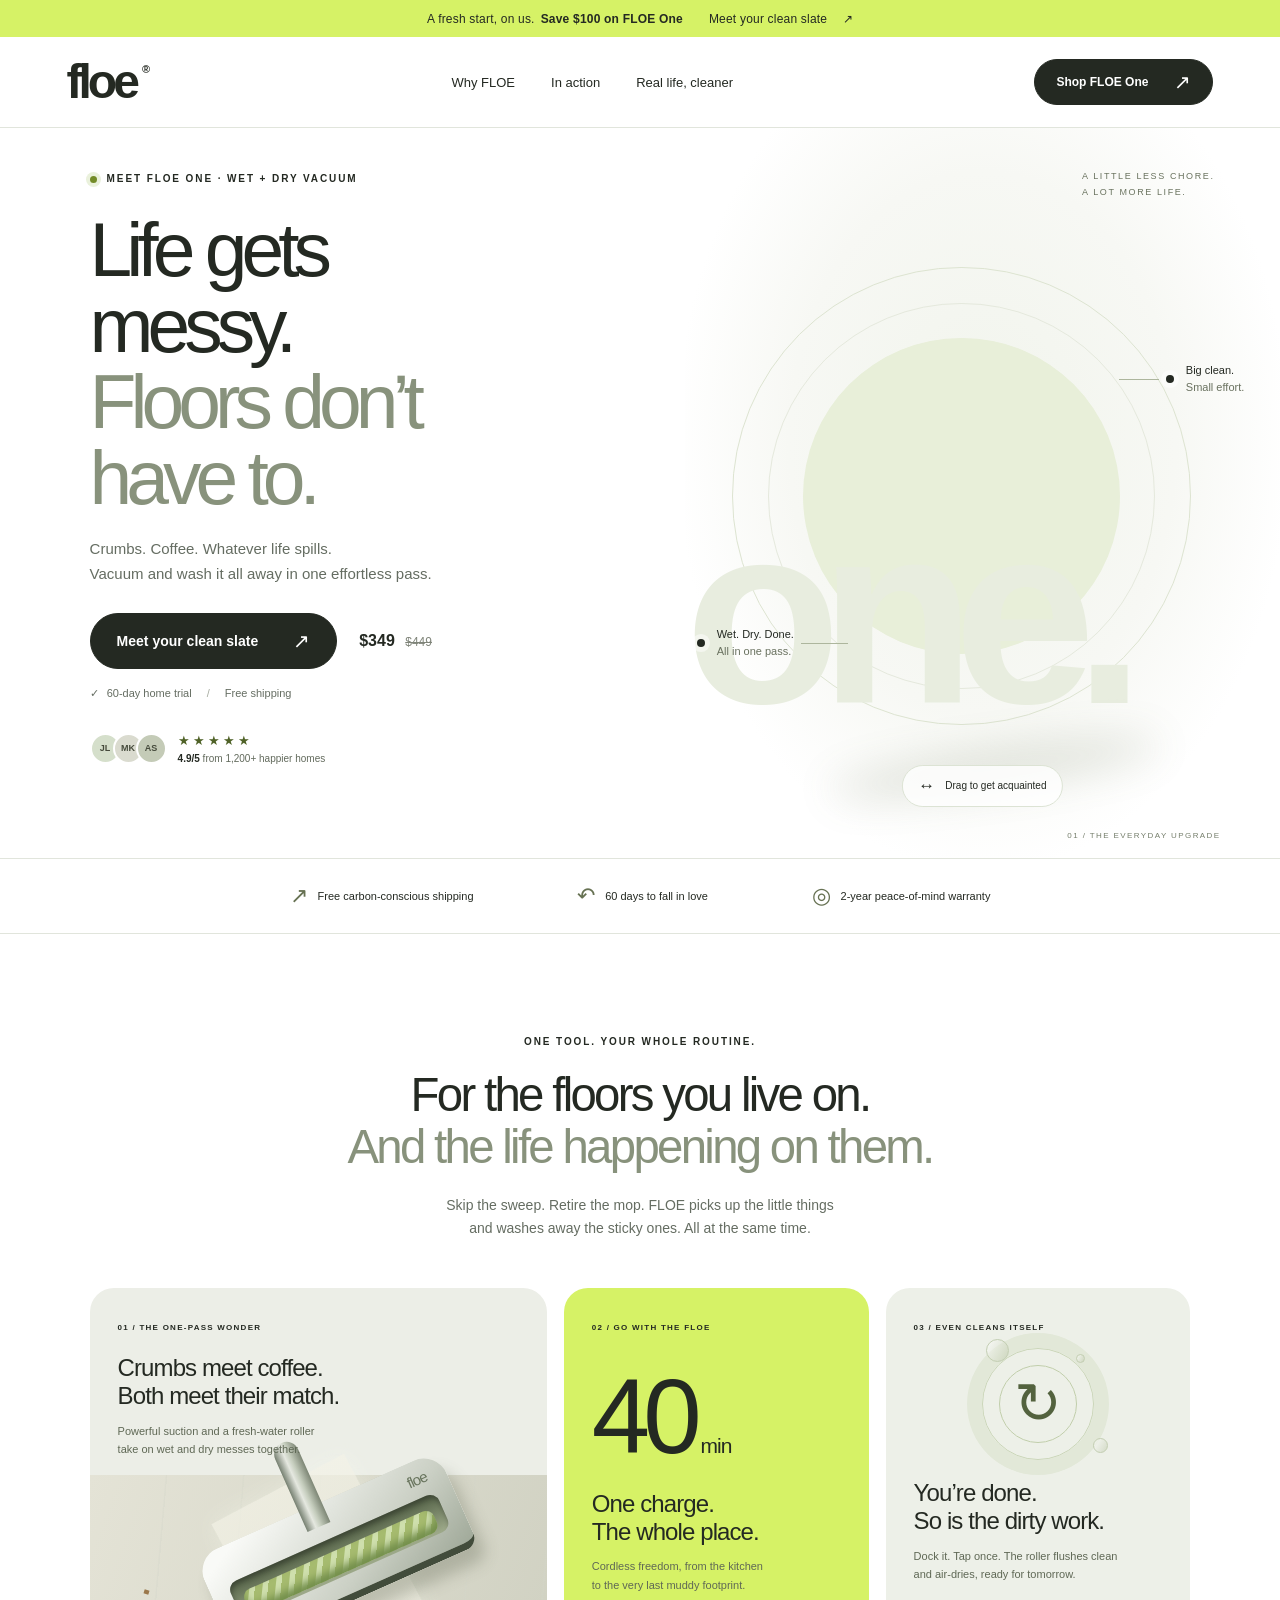
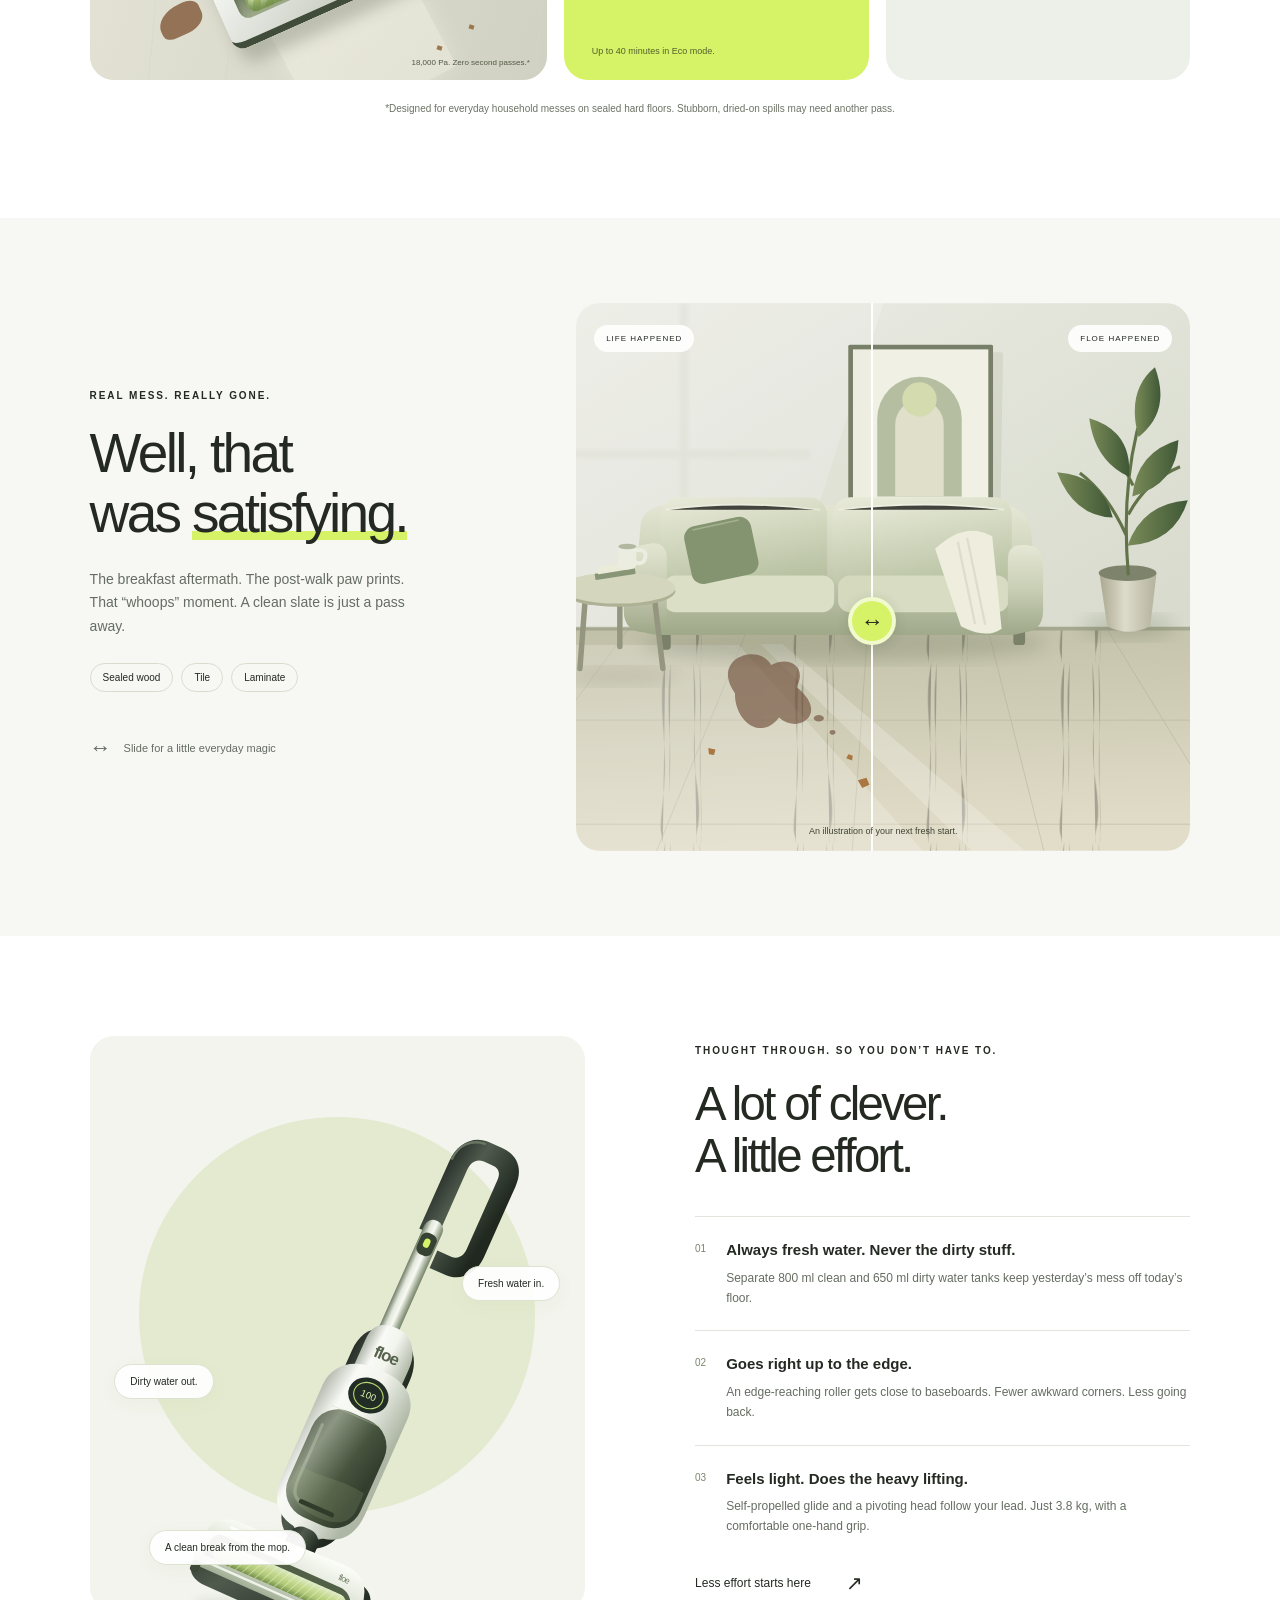
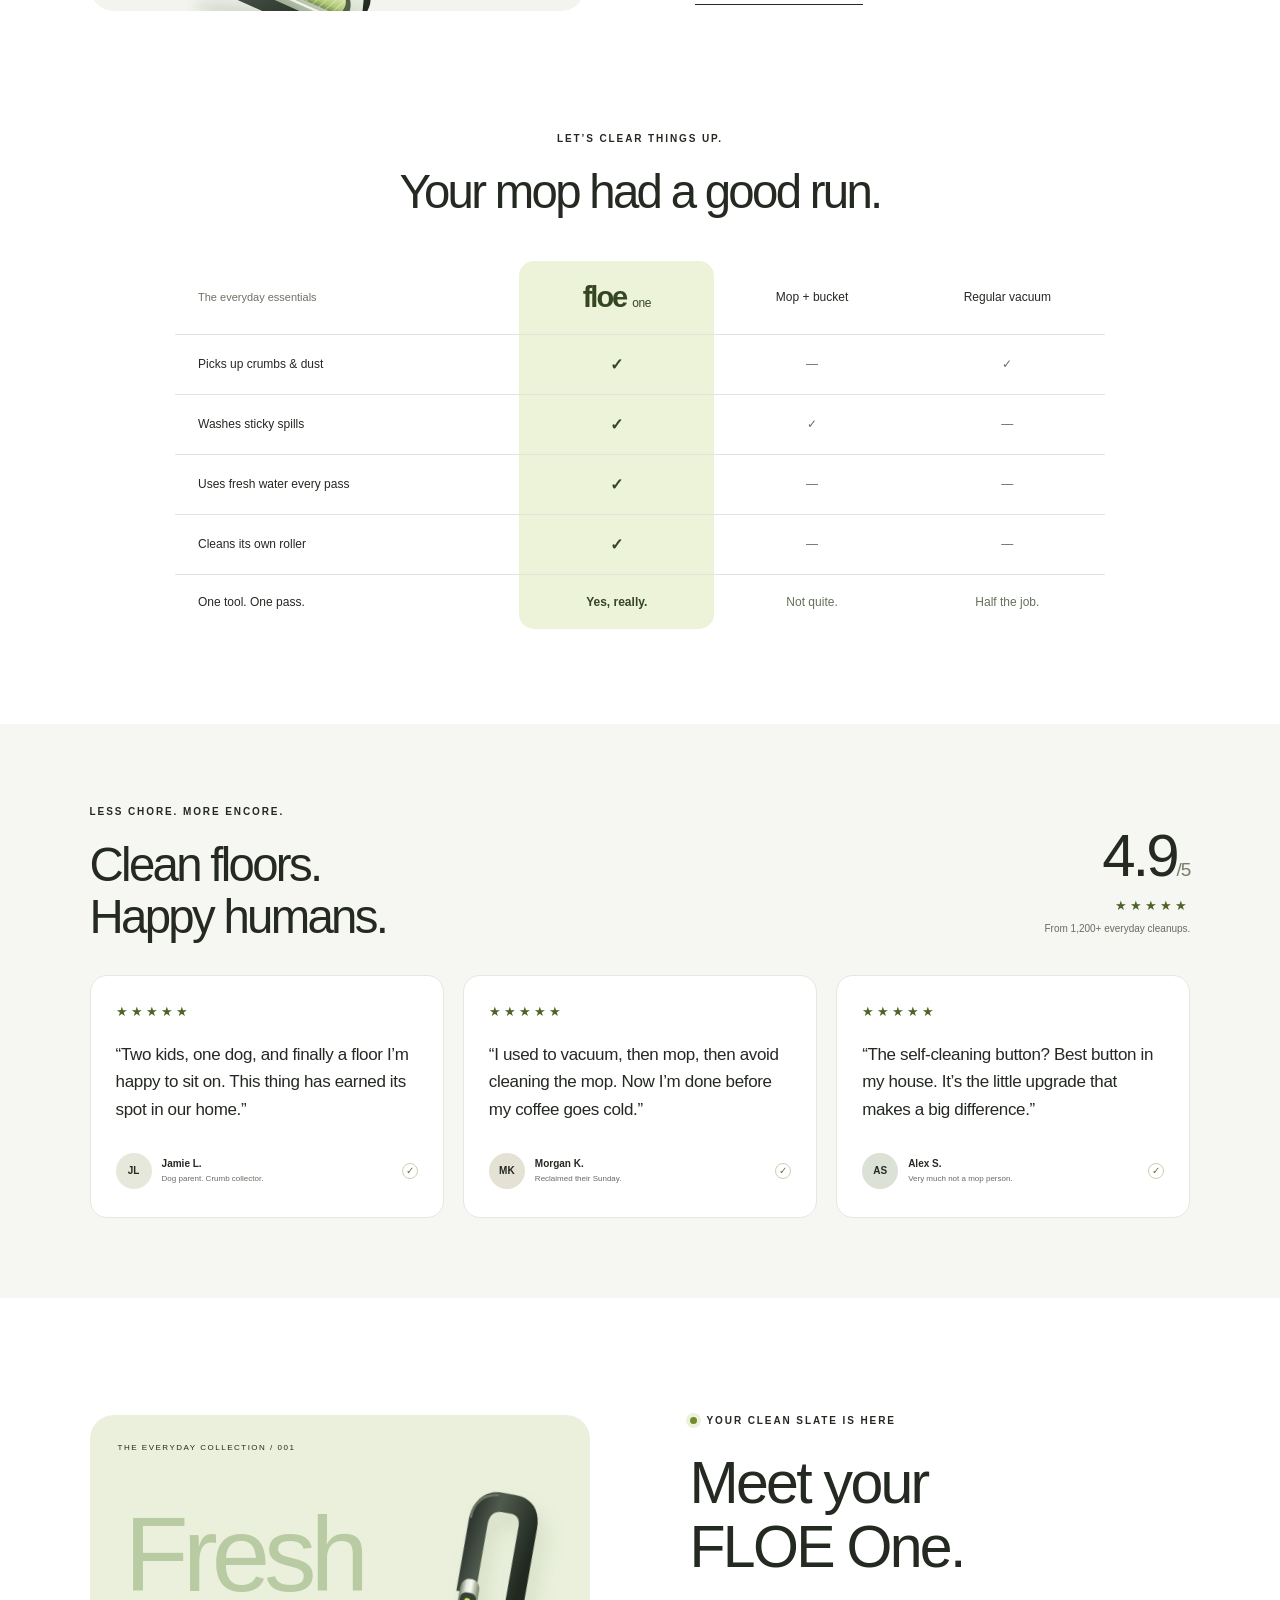
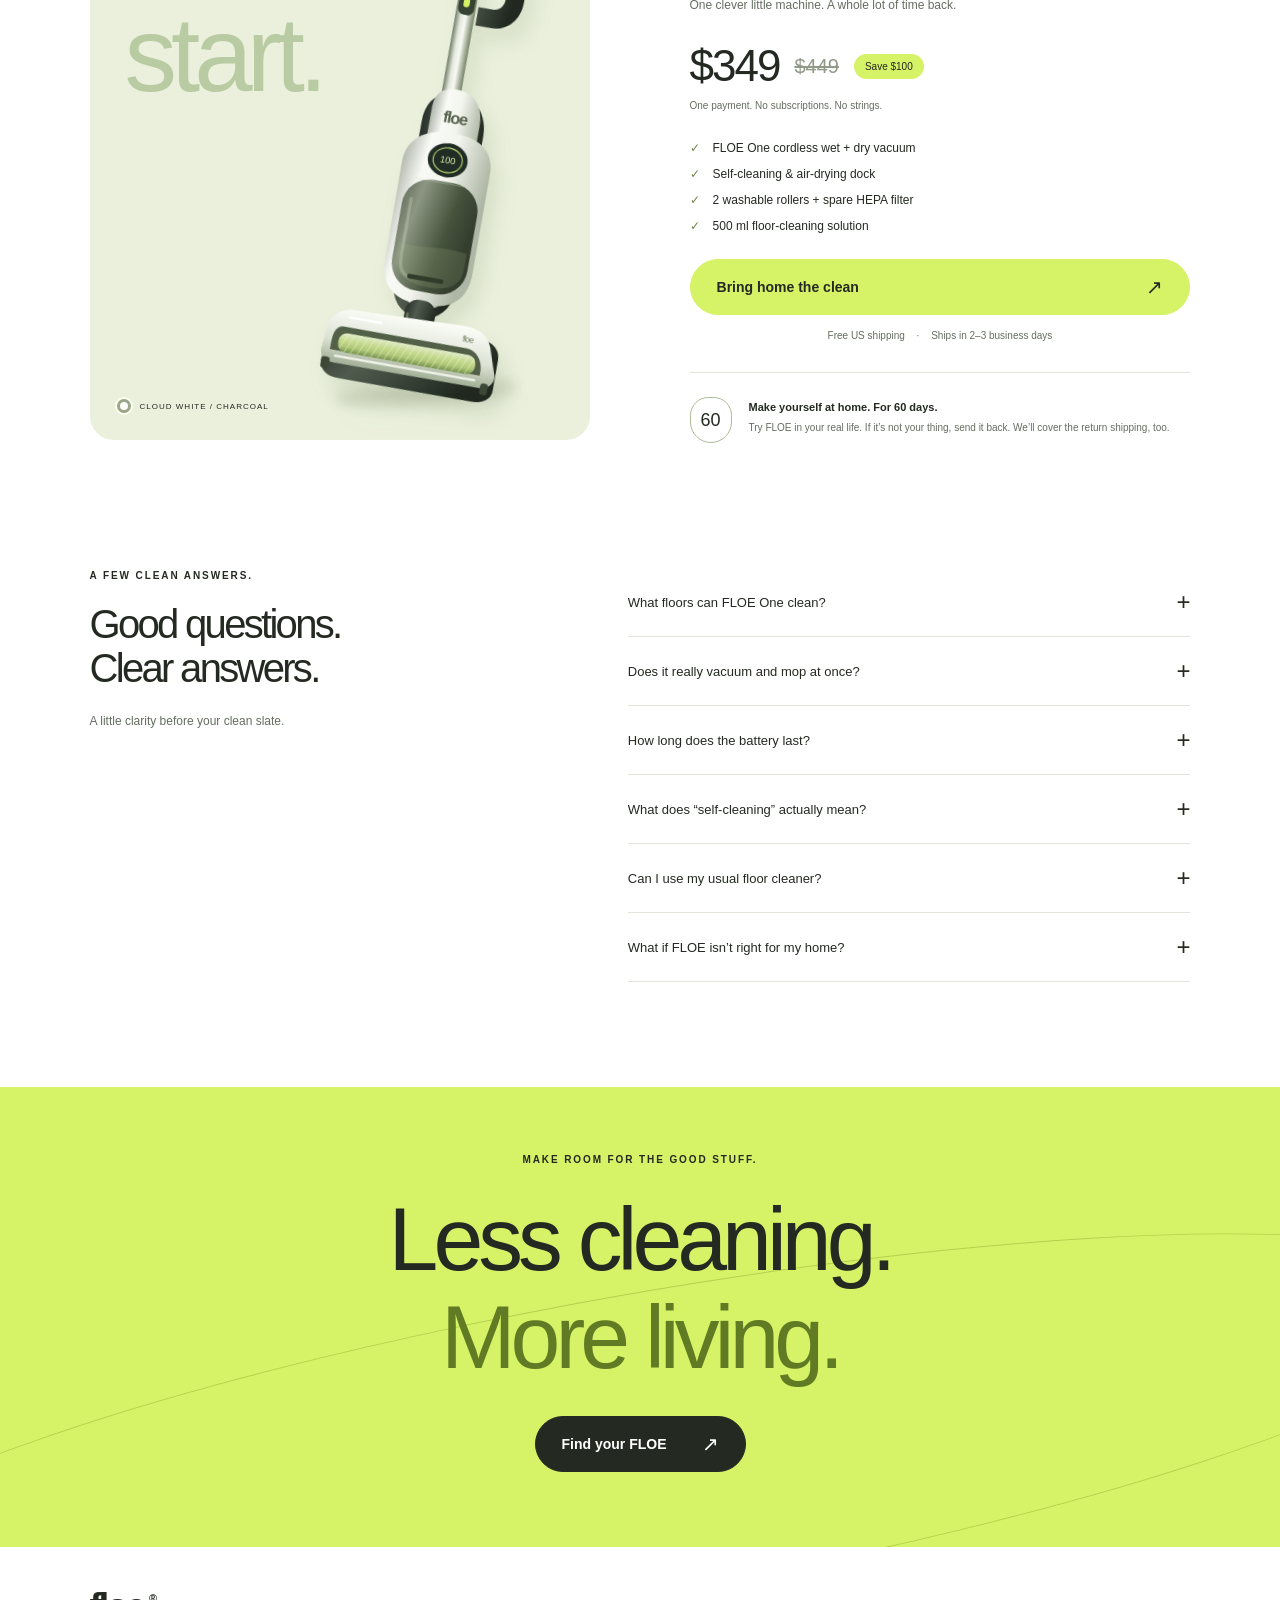
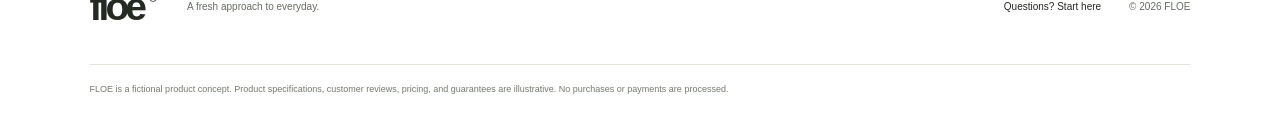
<file: docs/benchmarks/landing-ab/sites/A-astra/index.html>
<!doctype html>
<html lang="en">
<head>
  <meta charset="utf-8"><meta name="viewport" content="width=device-width, initial-scale=1">
  <meta name="theme-color" content="#d6f266">
  <meta name="description" content="Meet FLOE One. The cordless wet + dry vacuum that washes, vacuums, and cleans itself. One pass. A fresh start. $349 with a 60-day home trial.">
  <title>FLOE One — Less cleaning. More living.</title>
  <link rel="icon" href="assets/favicon.svg" type="image/svg+xml">
  <link rel="stylesheet" href="styles.css">
  <script src="app.js" defer></script><script src="scene.js" defer></script>
</head>
<body>
<a class="skip-link" href="#main">Skip to content</a>
<div class="announcement">A fresh start, on us. <strong>Save $100 on FLOE One</strong> <a href="#shop">Meet your clean slate <span aria-hidden="true">↗</span></a></div>
<header class="header">
  <a href="#" class="logo" aria-label="Floe home">floe<span class="logo-dot">®</span></a>
  <nav aria-label="Main navigation"><a href="#how-it-works">Why FLOE</a><a href="#in-action">In action</a><a href="#reviews">Real life, cleaner</a></nav>
  <a href="#shop" class="button button-small">Shop FLOE One <span aria-hidden="true">↗</span></a>
</header>
<main id="main">
<section class="hero" aria-labelledby="hero-title">
  <div class="hero-copy">
    <p class="eyebrow"><span class="status-dot"></span> MEET FLOE ONE · WET + DRY VACUUM</p>
    <h1 id="hero-title">Life gets <br>messy.<br><span class="muted-heading">Floors don’t <br>have to.</span></h1>
    <p class="hero-description">Crumbs. Coffee. Whatever life spills.<br>Vacuum and wash it all away in one effortless pass.</p>
    <div class="hero-actions"><a class="button" href="#shop">Meet your clean slate <span aria-hidden="true">↗</span></a><span class="hero-price">$349 <s>$449</s></span></div>
    <p class="risk-note"><span aria-hidden="true">✓</span> 60-day home trial <span class="note-divider">/</span> Free shipping</p>
    <a class="hero-review" href="#reviews"><span class="avatar-stack" aria-hidden="true"><span>JL</span><span>MK</span><span>AS</span></span><span><span class="stars" aria-label="5 stars">★★★★★</span><br><strong>4.9/5</strong> from 1,200+ happier homes</span></a>
  </div>
  <div class="hero-visual" id="product-stage">
    <span class="stage-kicker">A LITTLE LESS CHORE.<br>A LOT MORE LIFE.</span>
    <div class="hero-orbit" aria-hidden="true"></div><span class="hero-big-type" aria-hidden="true">one.</span>
    <div class="product-shadow" aria-hidden="true"></div>
    <img class="product-fallback" src="assets/product.svg" alt="FLOE One cordless floor washer in soft white with a charcoal water tank and lime roller" width="500" height="760">
    <canvas id="product-canvas" tabindex="0" role="img" aria-label="Interactive 3D FLOE One vacuum. Drag or use left and right arrow keys to rotate."></canvas>
    <div class="product-callout callout-top"><span class="callout-dot"></span><div>Big clean.<br><strong>Small effort.</strong></div></div>
    <div class="product-callout callout-bottom"><span class="callout-dot"></span><div>Wet. Dry. Done.<br><strong>All in one pass.</strong></div></div>
    <button class="rotation-hint" id="rotate-product"><span aria-hidden="true">↔</span> <span id="scene-hint">Drag to get acquainted</span></button>
    <span class="product-number">01 / THE EVERYDAY UPGRADE</span>
  </div>
</section>
<div class="trust-strip"><span><i aria-hidden="true">↗</i> Free carbon-conscious shipping</span><span><i aria-hidden="true">↶</i> 60 days to fall in love</span><span><i aria-hidden="true">◎</i> 2-year peace-of-mind warranty</span></div>
<section class="intro section-pad" id="how-it-works">
  <div class="section-heading reveal"><p class="eyebrow">ONE TOOL. YOUR WHOLE ROUTINE.</p><h2>For the floors you live on.<br><span class="muted-heading">And the life happening on them.</span></h2><p>Skip the sweep. Retire the mop. FLOE picks up the little things<br class="desktop-break"> and washes away the sticky ones. All at the same time.</p></div>
  <div class="benefit-grid">
    <article class="benefit benefit-wide reveal"><div class="benefit-copy"><span class="feature-index">01 / THE ONE-PASS WONDER</span><h3>Crumbs meet coffee.<br>Both meet their match.</h3><p>Powerful suction and a fresh-water roller<br>take on wet and dry messes together.</p></div><div class="roller-visual" aria-hidden="true"><div class="clean-path"></div><span class="crumb c1"></span><span class="crumb c2"></span><span class="crumb c3"></span><div class="spill"></div><div class="roller-head"><div class="roller-window"></div><div class="roller-bar"></div><span>floe</span></div><span class="floor-label">18,000 Pa. Zero second passes.*</span></div></article>
    <article class="benefit benefit-green reveal"><span class="feature-index">02 / GO WITH THE FLOE</span><div class="runtime-number">40<span>min</span></div><h3>One charge.<br>The whole place.</h3><p>Cordless freedom, from the kitchen<br>to the very last muddy footprint.</p><span class="small-print">Up to 40 minutes in Eco mode.</span></article>
    <article class="benefit benefit-clean reveal"><span class="feature-index">03 / EVEN CLEANS ITSELF</span><div class="wash-graphic" aria-hidden="true"><span class="wash-ring"></span><span class="wash-ring second"></span><span class="wash-symbol">↻</span><span class="bubble b1"></span><span class="bubble b2"></span><span class="bubble b3"></span></div><h3>You’re done.<br>So is the dirty work.</h3><p>Dock it. Tap once. The roller flushes clean<br>and air-dries, ready for tomorrow.</p></article>
  </div>
  <p class="spec-footnote">*Designed for everyday household messes on sealed hard floors. Stubborn, dried-on spills may need another pass.</p>
</section>
<section class="action-section section-pad" id="in-action">
  <div class="action-copy reveal"><p class="eyebrow">REAL MESS. REALLY GONE.</p><h2>Well, that<br>was <span class="underline-word">satisfying.</span></h2><p>The breakfast aftermath. The post-walk paw prints. That “whoops” moment. A clean slate is just a pass away.</p><div class="floor-types"><span>Sealed wood</span><span>Tile</span><span>Laminate</span></div><p class="slider-instruction"><span aria-hidden="true">↔</span> Slide for a little everyday magic</p></div>
  <div class="comparison reveal" id="comparison"><img src="assets/room.svg" alt="A bright living room with a freshly cleaned light oak floor" width="850" height="700" loading="lazy"><div class="mess-layer" id="mess-layer" aria-hidden="true"><svg viewBox="0 0 850 700" preserveAspectRatio="none"><g fill="#71513d" opacity=".65"><path d="M220 498c-35-45 34-65 50-36 28-13 50 5 35 28 46 33 4 62-24 39-26 31-62 4-61-31z"/><ellipse cx="336" cy="530" rx="7" ry="4"/><ellipse cx="355" cy="548" rx="4" ry="3"/></g><g fill="#806548" transform="translate(530 525) rotate(-25)"><ellipse rx="16" ry="12"/><ellipse cx="-17" cy="-18" rx="7" ry="9"/><ellipse cx="0" cy="-23" rx="7" ry="9"/><ellipse cx="17" cy="-17" rx="7" ry="9"/><g transform="translate(70 56)"><ellipse rx="16" ry="12"/><ellipse cx="-17" cy="-18" rx="7" ry="9"/><ellipse cy="-23" rx="7" ry="9"/><ellipse cx="17" cy="-17" rx="7" ry="9"/></g></g><g fill="#aa7642"><path d="m390 609 12-3 4 9-10 4zM183 568l10 2-2 7-7-1zM440 484l9-4 4 7-10 3zM620 641l7-4 3 5-7 5zM377 576l6 2-1 6-8-3z"/></g></svg></div><span class="compare-label before-label">LIFE HAPPENED</span><span class="compare-label after-label">FLOE HAPPENED</span><div class="compare-divider" id="compare-divider"><span aria-hidden="true">↔</span></div><label class="sr-only" for="clean-slider">Reveal the clean floor</label><input id="clean-slider" type="range" min="0" max="100" value="48" aria-valuetext="52 percent clean"><span class="comparison-caption">An illustration of your next fresh start.</span></div>
</section>
<section class="details-section section-pad">
  <div class="details-visual reveal"><div class="details-circle" aria-hidden="true"></div><img src="assets/product.svg" alt="Detail of FLOE One's separate water tanks, comfortable handle, and edge-to-edge cleaning head" width="500" height="760" loading="lazy"><span class="detail-tag tag-one">Fresh water in.</span><span class="detail-tag tag-two">Dirty water out.</span><span class="detail-tag tag-three">A clean break from the mop.</span></div>
  <div class="details-copy reveal"><p class="eyebrow">THOUGHT THROUGH. SO YOU DON’T HAVE TO.</p><h2>A lot of clever.<br>A little effort.</h2><div class="detail-row"><span>01</span><div><h3>Always fresh water. Never the dirty stuff.</h3><p>Separate 800 ml clean and 650 ml dirty water tanks keep yesterday’s mess off today’s floor.</p></div></div><div class="detail-row"><span>02</span><div><h3>Goes right up to the edge.</h3><p>An edge-reaching roller gets close to baseboards. Fewer awkward corners. Less going back.</p></div></div><div class="detail-row"><span>03</span><div><h3>Feels light. Does the heavy lifting.</h3><p>Self-propelled glide and a pivoting head follow your lead. Just 3.8 kg, with a comfortable one-hand grip.</p></div></div><a class="text-link" href="#shop">Less effort starts here <span aria-hidden="true">↗</span></a></div>
</section>
<section class="comparison-table-section section-pad"><div class="section-heading reveal"><p class="eyebrow">LET’S CLEAR THINGS UP.</p><h2>Your mop had a good run.</h2></div><div class="table-wrap reveal"><table><caption class="sr-only">Compare FLOE One with a mop and bucket and a regular vacuum</caption><thead><tr><th scope="col">The everyday essentials</th><th scope="col" class="floe-column">floe <span>one</span></th><th scope="col">Mop + bucket</th><th scope="col">Regular vacuum</th></tr></thead><tbody><tr><th scope="row">Picks up crumbs & dust</th><td class="floe-column">✓</td><td>—</td><td>✓</td></tr><tr><th scope="row">Washes sticky spills</th><td class="floe-column">✓</td><td>✓</td><td>—</td></tr><tr><th scope="row">Uses fresh water every pass</th><td class="floe-column">✓</td><td>—</td><td>—</td></tr><tr><th scope="row">Cleans its own roller</th><td class="floe-column">✓</td><td>—</td><td>—</td></tr><tr><th scope="row">One tool. One pass.</th><td class="floe-column">Yes, really.</td><td>Not quite.</td><td>Half the job.</td></tr></tbody></table></div></section>
<section class="reviews-section section-pad" id="reviews"><div class="reviews-heading reveal"><div><p class="eyebrow">LESS CHORE. MORE ENCORE.</p><h2>Clean floors.<br>Happy humans.</h2></div><div class="rating-summary"><span class="rating-number">4.9<span>/5</span></span><span class="stars" aria-label="5 stars">★★★★★</span><p>From 1,200+ everyday cleanups.</p></div></div><div class="review-grid"><figure class="review-card reveal"><div class="stars" aria-label="5 stars">★★★★★</div><blockquote>“Two kids, one dog, and finally a floor I’m happy to sit on. This thing has earned its spot in our home.”</blockquote><figcaption><span class="review-avatar">JL</span><span><strong>Jamie L.</strong><small>Dog parent. Crumb collector.</small></span><span class="verified" aria-label="Verified owner">✓</span></figcaption></figure><figure class="review-card reveal"><div class="stars" aria-label="5 stars">★★★★★</div><blockquote>“I used to vacuum, then mop, then avoid cleaning the mop. Now I’m done before my coffee goes cold.”</blockquote><figcaption><span class="review-avatar avatar-two">MK</span><span><strong>Morgan K.</strong><small>Reclaimed their Sunday.</small></span><span class="verified" aria-label="Verified owner">✓</span></figcaption></figure><figure class="review-card reveal"><div class="stars" aria-label="5 stars">★★★★★</div><blockquote>“The self-cleaning button? Best button in my house. It’s the little upgrade that makes a big difference.”</blockquote><figcaption><span class="review-avatar avatar-three">AS</span><span><strong>Alex S.</strong><small>Very much not a mop person.</small></span><span class="verified" aria-label="Verified owner">✓</span></figcaption></figure></div></section>
<section class="offer-section section-pad" id="shop"><div class="offer-visual reveal"><span class="offer-edition">THE EVERYDAY COLLECTION / 001</span><span class="offer-big-type" aria-hidden="true">Fresh<br>start.</span><img src="assets/product.svg" alt="FLOE One in Cloud White, including a self-cleaning dock" width="500" height="760" loading="lazy"><span class="offer-color"><i></i> CLOUD WHITE / CHARCOAL</span></div><div class="offer-copy reveal"><p class="eyebrow"><span class="status-dot"></span> YOUR CLEAN SLATE IS HERE</p><h2>Meet your<br>FLOE One.</h2><p>One clever little machine. A whole lot of time back.</p><div class="offer-price"><strong>$349</strong><s>$449</s><span>Save $100</span></div><p class="price-note">One payment. No subscriptions. No strings.</p><ul class="included-list"><li>FLOE One cordless wet + dry vacuum</li><li>Self-cleaning & air-drying dock</li><li>2 washable rollers + spare HEPA filter</li><li>500 ml floor-cleaning solution</li></ul><button class="button buy-button" id="buy-button">Bring home the clean <span aria-hidden="true">↗</span></button><p class="offer-shipping">Free US shipping <span>·</span> Ships in 2–3 business days</p><div class="guarantee"><span class="guarantee-icon" aria-hidden="true">60</span><div><strong>Make yourself at home. For 60 days.</strong><p>Try FLOE in your real life. If it’s not your thing, send it back. We’ll cover the return shipping, too.</p></div></div></div></section>
<section class="faq-section section-pad" id="faq"><div class="faq-heading reveal"><p class="eyebrow">A FEW CLEAN ANSWERS.</p><h2>Good questions.<br>Clear answers.</h2><p>A little clarity before your clean slate.</p></div><div class="faq-list reveal"><details><summary>What floors can FLOE One clean?<span aria-hidden="true">+</span></summary><p>FLOE One is made for sealed hard floors: hardwood, tile, vinyl, and laminate. It isn’t designed for carpets, rugs, unsealed wood, or outdoor surfaces. Always follow your flooring manufacturer’s care advice.</p></details><details><summary>Does it really vacuum and mop at once?<span aria-hidden="true">+</span></summary><p>Yes. Suction lifts dry debris and liquid while the roller washes with fresh water. Everything is collected in the dirty-water tank. Very large debris should be picked up by hand first.</p></details><details><summary>How long does the battery last?<span aria-hidden="true">+</span></summary><p>Up to 40 minutes in Eco mode, or around 25 minutes in Max mode. Runtime depends on the floor and mess. A full charge takes approximately 4 hours on the included dock.</p></details><details><summary>What does “self-cleaning” actually mean?<span aria-hidden="true">+</span></summary><p>Place FLOE on its dock and press the cleaning button. A 2-minute fresh-water rinse flushes the roller and internal channel, followed by a 30-minute air-drying cycle. You’ll still need to empty and rinse the dirty-water tank after each use.</p></details><details><summary>Can I use my usual floor cleaner?<span aria-hidden="true">+</span></summary><p>Use FLOE’s low-foam solution or plain water. Other detergents can create excess foam or damage the machine. Your first 500 ml bottle is included; replacement bottles are optional.</p></details><details><summary>What if FLOE isn’t right for my home?<span aria-hidden="true">+</span></summary><p>You have 60 days from delivery to try it. Return it with its accessories for a full refund and a prepaid US return label. Your 2-year limited warranty covers manufacturing defects; normal wear and misuse are excluded.</p></details></div></section>
<section class="closing-section"><p class="eyebrow">MAKE ROOM FOR THE GOOD STUFF.</p><h2>Less cleaning.<br><span>More living.</span></h2><a class="button" href="#shop">Find your FLOE <span aria-hidden="true">↗</span></a><div class="closing-line" aria-hidden="true"></div></section>
</main>
<footer><a href="#" class="logo" aria-label="Floe home">floe<span class="logo-dot">®</span></a><p>A fresh approach to everyday.</p><div><a href="#faq">Questions? Start here</a><span>© 2026 FLOE</span></div><p class="demo-disclosure">FLOE is a fictional product concept. Product specifications, customer reviews, pricing, and guarantees are illustrative. No purchases or payments are processed.</p></footer>
<dialog id="order-dialog" aria-labelledby="dialog-title"><button class="dialog-close" aria-label="Close order preview">×</button><p class="eyebrow">YOUR NEXT FRESH START</p><h2 id="dialog-title">Good taste.<br>Great floors.</h2><div class="order-line"><img src="assets/product.svg" width="90" height="130" alt="FLOE One"><div><strong>FLOE One</strong><p>Cloud White · Complete kit</p><span>Free US shipping</span></div><strong>$349</strong></div><p class="demo-note">You’re exploring a fictional product concept. There’s no checkout or payment to make — just a glimpse of a cleaner everyday.</p><button class="button dialog-dismiss">Keep exploring <span aria-hidden="true">↗</span></button></dialog>
<div class="clean-cursor" id="clean-cursor" aria-hidden="true"><span></span><i></i><i></i><i></i></div>
</body>
</html>
</file>
<file: docs/benchmarks/landing-ab/sites/A-astra/styles.css>
:root{--ink:#242922;--muted:#656d62;--lime:#d6f266;--pale:#f3f5ef;--line:#e1e5dc;--radius:24px;--ease:cubic-bezier(.2,.7,.2,1)}*{box-sizing:border-box}html{scroll-behavior:smooth;scroll-padding-top:100px}body{margin:0;background:#fff;color:var(--ink);font-family:Arial,Helvetica,sans-serif;-webkit-font-smoothing:antialiased}body:has(dialog[open]){overflow:hidden}a{color:inherit;text-decoration:none}button,input{font:inherit}button,a,input,summary{-webkit-tap-highlight-color:transparent}button,a,summary{touch-action:manipulation}button{cursor:pointer}button:focus-visible,a:focus-visible,summary:focus-visible,input:focus-visible,canvas:focus-visible{outline:3px solid #657f14;outline-offset:6px}button{color:inherit}h1,h2,h3,p{margin:0}h1,h2,h3{font-weight:500}p{line-height:1.65}img{display:block;max-width:100%}.sr-only{position:absolute;width:1px;height:1px;overflow:hidden;clip:rect(0,0,0,0);white-space:nowrap}.skip-link{position:fixed;top:-80px;left:20px;padding:14px;background:var(--lime);z-index:99}.skip-link:focus{top:15px}.announcement{min-height:37px;background:var(--lime);text-align:center;font-size:12px;letter-spacing:.2px;display:flex;justify-content:center;align-items:center;gap:6px;padding:9px 20px}.announcement a{margin-left:20px}.announcement a span{padding-left:12px}.header{height:91px;display:flex;align-items:center;justify-content:space-between;padding:0 5.2%;border-bottom:1px solid var(--line);background:rgba(255,255,255,.95);position:relative;z-index:10}.logo{font-size:48px;font-weight:750;letter-spacing:-4px;line-height:1}.logo-dot{font-size:11px;letter-spacing:0;vertical-align:top;display:inline-block;margin:6px 0 0 6px}.header nav{display:flex;gap:36px;font-size:13px}.header nav a{padding:15px 0}.header nav a:hover{color:#6b801e}.button{display:inline-flex;justify-content:space-between;align-items:center;gap:35px;min-height:56px;padding:17px 26px;border-radius:40px;background:var(--ink);color:white;font-size:14px;font-weight:600;border:1px solid var(--ink);transition:transform .25s var(--ease),background .25s,color .25s}.button:hover{background:#3c4830;transform:translateY(-3px)}.button span{font-size:20px;font-weight:400;line-height:1}.button-small{min-height:43px;padding:12px 21px;font-size:12px;gap:26px}.hero{max-width:1600px;margin:0 auto;display:grid;grid-template-columns:1fr 1fr;min-height:730px;padding-left:7%;overflow:hidden}.hero-copy{padding:43px 0 30px;position:relative;z-index:2}.eyebrow{font-size:10px;letter-spacing:1.9px;font-weight:700;line-height:1.6;display:flex;align-items:center;gap:10px}.status-dot{display:inline-block;width:7px;height:7px;background:#738b28;border-radius:50%;box-shadow:0 0 0 4px #eaf1dc}.hero h1{font-size:clamp(60px,6vw,92px);line-height:.99;letter-spacing:-6px;margin:24px 0 22px}.muted-heading{color:#88927c}.hero-description{font-size:15px;color:var(--muted);line-height:1.65}.hero-actions{display:flex;align-items:center;gap:22px;margin-top:26px}.hero-price{font-size:16px;font-weight:600;white-space:nowrap}.hero-price s{font-size:12px;font-weight:400;color:#7f8479;margin-left:6px}.risk-note{font-size:11px;color:#656d62;margin:15px 0 28px}.risk-note>span:first-child{margin-right:5px}.note-divider{margin:0 12px;color:#a7aca1}.hero-review{display:flex;align-items:center;gap:11px;font-size:10px;color:#626a5c;line-height:1.65;max-width:max-content}.hero-review strong{color:var(--ink)}.stars{color:#4f6227;letter-spacing:3px;font-size:13px}.avatar-stack{display:flex;padding-left:0}.avatar-stack span{width:31px;height:31px;border-radius:50%;background:#dadbcf;border:2px solid white;display:grid;place-items:center;margin-left:-8px;font-size:9px;font-weight:700;color:#464b3c}.avatar-stack span:first-child{margin-left:0;background:#d5dfcb}.avatar-stack span:last-child{background:#c4cbb7}.hero-visual{position:relative;min-width:0;background:radial-gradient(ellipse at 50% 43%,#f1f4ec 0,#f7f8f4 46%,#fff 73%);isolation:isolate;overflow:hidden}.stage-kicker{position:absolute;right:11%;top:40px;font-size:9px;line-height:1.8;letter-spacing:1.6px;color:#69725e;z-index:2}.hero-orbit{width:77%;aspect-ratio:1;border:1px solid #dde4d1;border-radius:50%;position:absolute;top:19%;left:8%;z-index:-1}.hero-orbit:before{content:"";position:absolute;inset:35px;border:1px solid #e5e9dd;border-radius:50%}.hero-orbit:after{content:"";position:absolute;inset:70px;background:#e8efd9;border-radius:50%}.hero-big-type{position:absolute;top:49%;left:0;color:#e8eddf;font-size:clamp(160px,20vw,310px);letter-spacing:-22px;font-weight:700;z-index:-1;line-height:1}.product-shadow{position:absolute;bottom:10%;left:24%;width:56%;height:35px;background:#6a7656;filter:blur(20px);border-radius:50%;opacity:.2;transform:rotate(-8deg)}#product-canvas{position:absolute;width:100%;height:100%;left:0;top:0;opacity:0;transition:opacity .7s;touch-action:pan-y;cursor:grab}#product-canvas:active{cursor:grabbing}.scene-ready #product-canvas{opacity:1}.product-fallback{position:absolute;height:87%;width:87%;object-fit:contain;left:6%;top:5%;transition:opacity .4s}.scene-ready .product-fallback{opacity:0}.product-callout{position:absolute;font-size:11px;line-height:1.6;display:flex;gap:12px;align-items:center;pointer-events:none}.product-callout strong{font-weight:500;color:#69715f}.callout-top{right:6%;top:32%}.callout-bottom{left:2%;bottom:27%}.callout-dot{width:8px;height:8px;border-radius:50%;background:var(--ink);box-shadow:0 0 0 5px #ffffff80}.callout-top:before{content:"";width:40px;border-top:1px solid #adb69d;position:absolute;right:calc(100% + 7px)}.callout-bottom:after{content:"";width:47px;border-top:1px solid #adb69d;position:absolute;left:calc(100% + 7px)}.rotation-hint{position:absolute;left:50%;bottom:7%;transform:translateX(-50%);background:#ffffffcc;border:1px solid #dce3d4;border-radius:50px;padding:10px 15px;white-space:nowrap;font-size:10px;display:flex;gap:10px;align-items:center}.rotation-hint>span:first-child{font-size:17px}.product-number{position:absolute;right:10%;bottom:2.5%;font-size:8px;letter-spacing:1.4px;color:#767f6c}.trust-strip{display:flex;justify-content:center;gap:9%;padding:24px 5%;border-top:1px solid var(--line);border-bottom:1px solid var(--line);font-size:11px}.trust-strip span{display:flex;align-items:center;gap:10px}.trust-strip i{font-style:normal;font-size:22px;color:#677253}.section-pad{padding:100px 7%;max-width:1600px;margin:auto}.section-heading{text-align:center}.section-heading .eyebrow{justify-content:center}.section-heading h2,h2{font-size:clamp(35px,3.7vw,56px);letter-spacing:-2.7px;line-height:1.09;margin:19px 0 22px}.section-heading>p:last-child{color:var(--muted);font-size:14px}.benefit-grid{margin-top:48px;display:grid;grid-template-columns:1.5fr 1fr 1fr;gap:17px}.benefit{border-radius:var(--radius);overflow:hidden;min-height:392px;position:relative;padding:28px;background:var(--pale)}.feature-index{font-size:8px;letter-spacing:1.25px;font-weight:700}.benefit h3{font-size:24px;letter-spacing:-.9px;line-height:1.15;margin-top:20px}.benefit p{font-size:11px;line-height:1.7;color:#5f6855;margin-top:12px}.benefit-wide{background:#eceee7;padding-bottom:200px}.benefit-copy{position:relative;z-index:1}.roller-visual{height:205px;position:absolute;bottom:0;left:0;width:100%;background:repeating-linear-gradient(95deg,transparent 0px,transparent 75px,#d2d5c953 76px,#d2d5c953 77px),linear-gradient(110deg,#e4e3d6,#d0d1c2)}.clean-path{position:absolute;width:150px;height:240px;top:0;left:37%;background:linear-gradient(#f4f3e7aa,#eeede18c);transform:rotate(-28deg);box-shadow:0 0 25px #fafbef55}.roller-head{position:absolute;left:25%;top:12%;width:58%;height:103px;border-radius:25px 25px 13px 13px;transform:rotate(-24deg);background:linear-gradient(150deg,#f9faf7 10%,#cbd0c5 65%,#a0a999);box-shadow:4px 16px 15px #535b454a;border-bottom:7px solid #424c3b}.roller-head:before{content:"";position:absolute;left:43%;top:-70px;width:25px;height:92px;background:linear-gradient(90deg,#768071,#e5e8e0 38%,#c5cdbd 60%,#7d8675);border-radius:15px 15px 0 0}.roller-window{position:absolute;bottom:19px;left:7%;width:86%;height:40px;background:linear-gradient(#536146,#9fab8b);border-radius:10px;box-shadow:inset 0 4px 5px #1115}.roller-bar{position:absolute;bottom:22px;left:11%;width:78%;height:24px;border-radius:9px;background:repeating-linear-gradient(120deg,#a6bb6f 0,#a6bb6f 7px,#cfdfad 8px,#cfdfad 13px);box-shadow:inset 0 -7px 8px #728e4b}.roller-head>span{position:absolute;right:20px;top:10px;font-size:15px;letter-spacing:-1px;color:#68745d}.spill{position:absolute;width:45px;height:30px;border-radius:60% 30% 45% 25%;background:#947256;bottom:22%;left:15%;transform:rotate(-25deg)}.crumb{position:absolute;width:5px;height:4px;background:#9b784b;bottom:25%;left:83%;transform:rotate(18deg)}.c2{bottom:42%;left:12%}.c3{bottom:15%;left:76%}.floor-label{position:absolute;bottom:13px;right:17px;font-size:8px;color:#515843}.benefit-green{background:var(--lime)}.runtime-number{font-size:105px;letter-spacing:-7px;line-height:1.1;margin:25px 0 15px;font-weight:500}.runtime-number span{font-size:21px;letter-spacing:-1px;margin-left:6px}.benefit-green h3{margin-top:0}.small-print{position:absolute;bottom:24px;font-size:9px;color:#53612d}.benefit-clean{background:#edf0e8}.wash-graphic{height:139px;position:relative;display:grid;place-items:center}.wash-ring{position:absolute;width:112px;height:112px;border-radius:50%;border:1px solid #cbd6b9;box-shadow:0 0 0 15px #e2e8d8}.wash-ring.second{width:78px;height:78px;box-shadow:none;border-color:#c1ceab}.wash-symbol{font-size:57px;color:#53623e;line-height:1}.bubble{position:absolute;border-radius:50%;background:linear-gradient(120deg,#fff9,#b7c3a277);border:1px solid #c3ceb2}.b1{width:23px;height:23px;top:5px;left:29%}.b2{width:15px;height:15px;right:22%;bottom:20px}.b3{width:9px;height:9px;right:31%;top:20px}.benefit-clean h3{margin-top:6px}.spec-footnote{font-size:10px;color:#6c7365;text-align:center;margin-top:21px}.action-section{display:grid;grid-template-columns:.8fr 1.2fr;gap:7%;align-items:center;background:#f7f8f4;border-radius:0;padding-top:85px;padding-bottom:85px}.action-copy h2{font-size:clamp(38px,4.3vw,64px);margin-bottom:25px}.action-copy>p:not(.eyebrow){font-size:14px;max-width:340px;color:var(--muted)}.underline-word{position:relative}.underline-word:after{content:"";position:absolute;left:0;right:0;height:9px;background:var(--lime);bottom:4px;z-index:-1}.action-copy h2{position:relative;isolation:isolate}.floor-types{display:flex;gap:8px;margin-top:25px;flex-wrap:wrap}.floor-types span{font-size:10px;border:1px solid #d7ddce;border-radius:30px;padding:8px 12px}.slider-instruction{margin-top:38px!important;font-size:11px!important;display:flex;gap:12px;align-items:center}.slider-instruction span{font-size:22px}.comparison{position:relative;border-radius:var(--radius);overflow:hidden;aspect-ratio:1.12;isolation:isolate;--clean:48%}.comparison>img{height:100%;width:100%;object-fit:cover}.mess-layer{position:absolute;inset:0;clip-path:inset(0 calc(100% - var(--clean)) 0 0);background:#69563005}.mess-layer svg{width:100%;height:100%}.compare-label{position:absolute;top:22px;font-size:8px;letter-spacing:1px;background:#ffffffe6;border-radius:20px;padding:9px 12px}.before-label{left:18px}.after-label{right:18px}.compare-divider{position:absolute;top:0;bottom:0;left:var(--clean);width:2px;background:#fff;pointer-events:none}.compare-divider span{position:absolute;left:50%;top:58%;transform:translate(-50%,-50%);display:grid;place-items:center;border:4px solid #ffffffaa;width:48px;height:48px;border-radius:50%;background:var(--lime);font-size:23px;box-shadow:0 2px 12px #33401c25}.comparison input{position:absolute;inset:0;width:100%;height:100%;opacity:0;cursor:ew-resize;margin:0}.comparison:focus-within{outline:3px solid #657f14;outline-offset:5px}.comparison-caption{position:absolute;bottom:15px;left:0;right:0;text-align:center;font-size:9px;color:#404435;pointer-events:none}.details-section{display:grid;grid-template-columns:1fr 1fr;gap:10%;align-items:center}.details-visual{height:575px;position:relative;overflow:hidden;border-radius:var(--radius);background:#f2f4ed}.details-circle{width:80%;aspect-ratio:1;position:absolute;background:#e3eacf;border-radius:50%;left:10%;top:14%}.details-visual img{position:absolute;width:85%;height:105%;object-fit:contain;top:6%;left:7%;transform:rotate(10deg)}.detail-tag{position:absolute;background:#fffffff0;border:1px solid #dce3d1;border-radius:30px;font-size:10px;padding:11px 15px;box-shadow:0 5px 20px #7484520a}.tag-one{right:5%;top:40%}.tag-two{left:5%;top:57%}.tag-three{bottom:8%;left:12%}.details-copy h2{margin-bottom:35px}.detail-row{border-top:1px solid var(--line);padding:22px 0;display:flex;gap:20px}.detail-row>span{font-size:10px;color:#7b866d;padding-top:4px}.detail-row h3{font-size:15px;line-height:1.5;font-weight:600}.detail-row p{font-size:12px;color:var(--muted);margin-top:7px}.text-link{display:inline-flex;align-items:center;gap:35px;font-size:12px;border-bottom:1px solid var(--ink);padding:12px 0 9px}.text-link span{font-size:20px}.comparison-table-section{padding-top:20px;padding-bottom:95px}.table-wrap{max-width:930px;margin:43px auto 0;overflow:auto}table{border-collapse:separate;border-spacing:0;width:100%;font-size:12px}th{text-align:left;font-weight:400}td,th{padding:20px 23px;border-bottom:1px solid var(--line)}td{text-align:center;color:#65705a;width:21%}thead th{text-align:center;font-size:12px}thead th:first-child{text-align:left;font-size:11px;color:#6c7365}thead .floe-column{font-size:29px;font-weight:700;letter-spacing:-2px;border-radius:15px 15px 0 0}.floe-column{background:#ecf3d9;color:#354623}thead .floe-column span{font-size:12px;letter-spacing:-.5px;font-weight:400}tbody td.floe-column{font-weight:600;font-size:16px}tbody tr:last-child td.floe-column{font-size:12px;border-radius:0 0 15px 15px}tbody tr:last-child td,tbody tr:last-child th{border-bottom:0}.reviews-section{background:#f6f7f3;padding-top:80px;padding-bottom:80px}.reviews-heading{display:flex;justify-content:space-between;align-items:end;margin-bottom:33px}.reviews-heading h2{margin-bottom:0}.rating-summary{text-align:right;padding-bottom:5px}.rating-number{font-size:60px;letter-spacing:-3px;display:block}.rating-number>span{font-size:19px;letter-spacing:-1px;color:#757e69}.rating-summary>.stars{display:block;margin:8px 0}.rating-summary p{font-size:10px;color:var(--muted)}.review-grid{display:grid;grid-template-columns:repeat(3,1fr);gap:19px}.review-card{margin:0;padding:28px 25px;background:white;border:1px solid #e5e8df;border-radius:17px;display:flex;flex-direction:column}.review-card blockquote{font-size:17px;line-height:1.6;letter-spacing:-.35px;margin:22px 0 30px;flex:1}.review-card figcaption{display:flex;align-items:center;gap:10px}.review-avatar{display:grid;place-items:center;width:36px;height:36px;background:#e5e8da;border-radius:50%;font-size:10px;font-weight:600}.avatar-two{background:#e4e1d5}.avatar-three{background:#dbe1d5}.review-card figcaption strong{display:block;font-size:10px}.review-card figcaption small{font-size:8px;display:block;color:var(--muted);margin-top:5px}.verified{margin-left:auto;border:1px solid #c6d2b0;border-radius:50%;width:16px;height:16px;display:grid;place-items:center;font-size:10px;color:#617344}.offer-section{display:grid;grid-template-columns:1fr 1fr;gap:9%;align-items:center;padding-top:115px}.offer-visual{position:relative;background:#eaf0dc;border-radius:var(--radius);height:625px;overflow:hidden}.offer-edition{position:absolute;top:28px;left:28px;font-size:8px;letter-spacing:1.5px}.offer-big-type{font-size:105px;letter-spacing:-6px;line-height:.95;color:#b9cba2;position:absolute;left:35px;top:90px}.offer-visual img{height:94%;width:90%;position:absolute;object-fit:contain;right:-9%;top:6%;transform:rotate(-4deg);filter:drop-shadow(7px 15px 10px #4e62341f)}.offer-color{position:absolute;bottom:27px;left:27px;font-size:8px;letter-spacing:1px;display:flex;align-items:center;gap:9px}.offer-color i{display:inline-block;width:14px;height:14px;border-radius:50%;background:#fdfdfb;border:3px solid #9aa58a;box-shadow:0 0 0 2px #faffef}.offer-copy h2{font-size:59px;margin:22px 0 17px}.offer-copy>p:not(.eyebrow){font-size:12px;color:var(--muted)}.offer-price{display:flex;align-items:center;gap:15px;margin-top:25px}.offer-price strong{font-size:44px;letter-spacing:-2px;font-weight:500;font-variant-numeric:tabular-nums}.offer-price s{font-size:20px;color:#919989}.offer-price>span{background:var(--lime);padding:7px 11px;font-size:10px;border-radius:30px}.price-note{margin-top:7px;font-size:10px!important}.included-list{padding:0;list-style:none;margin:26px 0;font-size:12px}.included-list li{margin:12px 0}.included-list li:before{content:"✓";margin-right:13px;color:#71844b}.buy-button{width:100%;background:var(--lime);color:var(--ink);border-color:var(--lime)}.buy-button:hover{background:#c6e44d}.offer-shipping{text-align:center;font-size:10px!important;margin-top:13px}.offer-shipping span{padding:0 9px}.guarantee{margin-top:28px;padding-top:24px;border-top:1px solid var(--line);display:flex;gap:17px}.guarantee-icon{flex-shrink:0;font-size:18px;width:42px;height:46px;display:grid;place-items:center;border:1px solid #aebb99;border-radius:20px 20px 23px 23px}.guarantee strong{font-size:11px}.guarantee p{font-size:10px;color:var(--muted);margin-top:5px}.faq-section{display:grid;grid-template-columns:1fr 1.25fr;gap:8%;padding-top:25px;padding-bottom:105px}.faq-heading h2{font-size:40px}.faq-heading>p:last-child{font-size:12px;color:var(--muted)}details{border-bottom:1px solid var(--line)}summary{list-style:none;cursor:pointer;display:flex;justify-content:space-between;align-items:center;gap:20px;font-size:13px;font-weight:500;min-height:68px;padding:17px 0}summary::-webkit-details-marker{display:none}summary>span{font-size:24px;line-height:1;font-weight:400;transition:transform .25s}details[open] summary>span{transform:rotate(45deg)}details p{font-size:12px;color:var(--muted);padding:0 30px 22px 0;max-width:580px}.closing-section{position:relative;background:var(--lime);text-align:center;padding:65px 20px 75px;overflow:hidden;isolation:isolate}.closing-section .eyebrow{justify-content:center}.closing-section h2{font-size:clamp(60px,7vw,105px);letter-spacing:-5px;margin:23px 0 30px}.closing-section h2>span{color:#617a24}.closing-line{position:absolute;width:135%;height:300px;border:1px solid #b4d14e;border-radius:50%;left:-17.5%;top:45%;z-index:-1;transform:rotate(-10deg)}footer{padding:40px 7% 28px;display:flex;align-items:center;gap:30px;flex-wrap:wrap;max-width:1600px;margin:auto}footer>.logo{font-size:39px}footer>p{font-size:10px;color:var(--muted)}footer>div{margin-left:auto;display:flex;gap:28px;font-size:10px}footer>div>span{color:var(--muted)}footer .demo-disclosure{width:100%;border-top:1px solid var(--line);padding-top:17px;font-size:9px;margin-top:8px;color:#747b6d}dialog{border:0;border-radius:var(--radius);width:min(500px,calc(100% - 32px));padding:42px;box-shadow:0 25px 100px #24301933;color:var(--ink)}dialog::backdrop{background:#1c251c66;backdrop-filter:blur(5px)}dialog h2{font-size:43px}.dialog-close{position:absolute;right:15px;top:13px;width:42px;height:42px;border:0;background:none;font-size:28px;border-radius:50%}.dialog-close:hover{background:var(--pale)}.order-line{display:flex;gap:15px;align-items:center;border-top:1px solid var(--line);border-bottom:1px solid var(--line);margin:24px 0}.order-line>img{width:65px;height:120px;object-fit:contain}.order-line>strong{margin-left:auto;font-size:22px}.order-line div{font-size:14px}.order-line p,.order-line span{font-size:10px;color:var(--muted)}.demo-note{font-size:12px;color:var(--muted);margin-bottom:24px}.dialog-dismiss{width:100%}.clean-cursor{position:fixed;left:0;top:0;width:30px;height:30px;z-index:100;pointer-events:none;opacity:0;transform:translate(-100px,-100px);transition:opacity .2s}.clean-cursor>span{position:absolute;top:9px;left:3px;width:24px;height:13px;border:1.5px solid #3c4c28;border-radius:5px;background:#d6f266a0;transform:rotate(-22deg)}.clean-cursor>span:before{content:"";position:absolute;width:2px;height:15px;background:#3c4c28;left:10px;bottom:10px;transform:rotate(-10deg);border-radius:2px}.clean-cursor i{position:absolute;right:0;bottom:0;width:3px;height:3px;border-radius:50%;background:#64783e}.clean-cursor i:nth-child(3){right:9px;bottom:-4px;width:2px;height:2px}.clean-cursor i:nth-child(4){right:17px;bottom:0;width:2px;height:2px}.clean-cursor.active>span{background:var(--lime);box-shadow:0 0 0 6px #d6f26655}.reveal{opacity:1;transform:none}.motion-ready .reveal{opacity:0;transform:translateY(24px);transition:opacity .7s var(--ease),transform .7s var(--ease)}.motion-ready .reveal.visible{opacity:1;transform:translateY(0)}.benefit:nth-child(2),.review-card:nth-child(2){transition-delay:.08s}.benefit:nth-child(3),.review-card:nth-child(3){transition-delay:.16s}@media(hover:hover) and (pointer:fine){body.cursor-on,body.cursor-on a,body.cursor-on button,body.cursor-on summary{cursor:none}body.cursor-on #product-canvas{cursor:grab}body.cursor-on #clean-slider{cursor:ew-resize}}@media(min-width:1600px){.hero{padding-left:110px}.hero h1{font-size:96px}.hero-visual{min-height:810px}.hero-copy{padding-top:55px}.hero-big-type{font-size:310px}}@media(max-width:1100px){.hero{padding-left:5%;min-height:700px}.hero h1{font-size:78px;letter-spacing:-4.5px}.hero-actions{gap:13px}.hero-actions .button{font-size:12px;gap:18px;padding:16px 20px}.hero-price{font-size:14px}.hero-price s{display:block;text-align:center;margin:4px 0 0}.hero-copy{padding-top:45px}.product-callout{font-size:9px}.callout-top{right:3%}.callout-bottom{left:0;bottom:30%}.callout-bottom:after{width:20px}.section-pad{padding-left:5%;padding-right:5%}.benefit{padding:24px;min-height:372px}.benefit h3{font-size:21px}.benefit p{font-size:10px}.runtime-number{font-size:88px}.benefit-wide{padding-bottom:190px}.benefit-grid{grid-template-columns:1.35fr 1fr 1fr}.details-section{gap:6%}.details-visual{height:535px}.offer-section{gap:6%}.offer-visual{height:595px}.offer-big-type{font-size:88px}.review-card blockquote{font-size:15px}.hero-review{font-size:9px}.hero .eyebrow{font-size:8px}.header nav{gap:25px}}
@media(max-width:767px){html{scroll-padding-top:25px}.announcement{font-size:9px;gap:4px;min-height:32px}.announcement a{display:none}.header{height:76px;padding:0 6%}.header .logo{font-size:42px}.header nav{display:none}.header .button{min-height:42px;font-size:10px;padding:12px 16px;gap:20px}.hero{grid-template-columns:1fr;padding:0;min-height:auto;overflow:hidden}.hero-copy{padding:40px 7% 0}.hero .eyebrow{font-size:8px}.hero h1{font-size:clamp(61px,11.5vw,88px);letter-spacing:-4px;line-height:1.01;margin:23px 0 22px}.hero h1 br:nth-of-type(1){display:none}.hero h1>span br{display:none}.hero-description{font-size:13px}.hero-actions{gap:22px;margin-top:25px}.hero-actions .button{font-size:12px;min-height:52px;padding:16px 20px;gap:25px}.hero-price{font-size:16px}.hero-price s{display:inline;font-size:11px;margin-left:5px}.risk-note{font-size:10px;margin-bottom:22px}.hero-review{font-size:10px}.hero-visual{height:550px;margin-top:5px}.stage-kicker{right:8%;top:28px;font-size:8px}.hero-orbit{width:70%;top:18%;left:15%}.hero-big-type{font-size:230px;left:10%;top:46%;letter-spacing:-18px}.callout-top{right:7%;top:33%;font-size:10px}.callout-bottom{left:7%;bottom:28%;font-size:10px}.callout-top:before{width:25px}.callout-bottom:after{width:27px}.rotation-hint{bottom:7%}.product-number{bottom:2.5%;font-size:7px}.trust-strip{padding:20px 6%;gap:22px;justify-content:space-between}.trust-strip span{font-size:8px;line-height:1.5;gap:7px;max-width:110px}.trust-strip i{font-size:19px}.section-pad{padding:65px 7%}.section-heading h2,h2{font-size:34px;letter-spacing:-1.6px}.section-heading>p:last-child{font-size:12px}.section-heading .eyebrow{font-size:8px}.desktop-break{display:none}.benefit-grid{grid-template-columns:1fr;gap:15px;margin-top:30px}.benefit{min-height:335px;padding:27px}.benefit h3{font-size:27px}.benefit p{font-size:12px}.benefit-wide{min-height:395px}.roller-visual{height:210px}.roller-head{width:53%;left:29%;top:16%}.benefit-green{min-height:315px}.runtime-number{position:absolute;right:22px;top:65px;font-size:92px;margin:0}.benefit-green h3{margin-top:70px}.benefit-green p{max-width:56%;font-size:11px}.benefit-green p br{display:none}.small-print{font-size:9px}.benefit-clean{min-height:295px}.wash-graphic{position:absolute;right:12px;top:65px;width:145px}.benefit-clean h3{margin-top:65px;font-size:25px}.benefit-clean p{width:60%;font-size:11px}.benefit-clean p br{display:none}.spec-footnote{font-size:9px;text-align:left}.action-section{grid-template-columns:1fr;gap:35px}.action-copy h2{font-size:43px}.action-copy h2 br{display:none}.action-copy>p:not(.eyebrow){font-size:13px;max-width:none}.slider-instruction{margin-top:20px!important}.comparison{aspect-ratio:1.04}.compare-label{font-size:6px;letter-spacing:.8px;padding:8px 9px;top:16px}.before-label{left:12px}.after-label{right:12px}.comparison-caption{font-size:7px}.details-section{grid-template-columns:1fr;gap:38px}.details-visual{height:455px}.details-copy h2{font-size:39px}.details-copy .eyebrow{font-size:8px}.detail-row{padding:20px 0}.detail-row h3{font-size:14px}.detail-row p{font-size:12px}.comparison-table-section{padding-top:0;padding-bottom:65px}.comparison-table-section h2{font-size:32px}.table-wrap{margin-top:28px}td,th{padding:16px 7px;font-size:9px}thead th{font-size:9px}thead th:first-child{font-size:9px;width:36%}thead .floe-column{font-size:24px}tbody td.floe-column{font-size:14px}tbody tr:last-child td.floe-column{font-size:9px}thead .floe-column span{font-size:10px;display:block}.reviews-heading{align-items:center}.reviews-heading h2{font-size:33px}.reviews-heading .eyebrow{font-size:7px;letter-spacing:1px}.rating-number{font-size:45px}.rating-summary .stars{font-size:10px;letter-spacing:1px}.rating-summary p{font-size:8px;max-width:100px}.review-grid{grid-template-columns:1fr;gap:14px}.review-card{padding:25px}.review-card blockquote{font-size:18px;margin-bottom:25px}.review-card figcaption strong{font-size:11px}.review-card figcaption small{font-size:9px}.offer-section{grid-template-columns:1fr;gap:37px}.offer-visual{height:470px}.offer-big-type{font-size:87px;top:85px;left:26px}.offer-copy h2{font-size:51px}.offer-copy .eyebrow{font-size:8px}.offer-copy>p:not(.eyebrow){font-size:13px}.included-list{font-size:12px}.guarantee p{font-size:11px}.faq-section{grid-template-columns:1fr;gap:15px;padding-top:0}.faq-heading h2{font-size:37px}.faq-heading>p:last-child{display:none}summary{font-size:12px;min-height:70px}.closing-section{padding:55px 20px 60px}.closing-section .eyebrow{font-size:8px}.closing-section h2{font-size:65px;letter-spacing:-3.5px}.closing-section .button{min-height:52px}footer{padding:35px 7% 25px;gap:20px}footer>div{margin-left:0;width:100%;justify-content:space-between}footer>.demo-disclosure{font-size:8px}dialog{padding:35px 25px}dialog h2{font-size:36px}.clean-cursor{display:none}}
@media(prefers-reduced-motion:reduce){html{scroll-behavior:auto}*,*:before,*:after{animation:none!important;transition:none!important}.motion-ready .reveal{opacity:1;transform:none}.clean-cursor{display:none}body.cursor-on,body.cursor-on a,body.cursor-on button,body.cursor-on summary{cursor:auto}}
</file>
